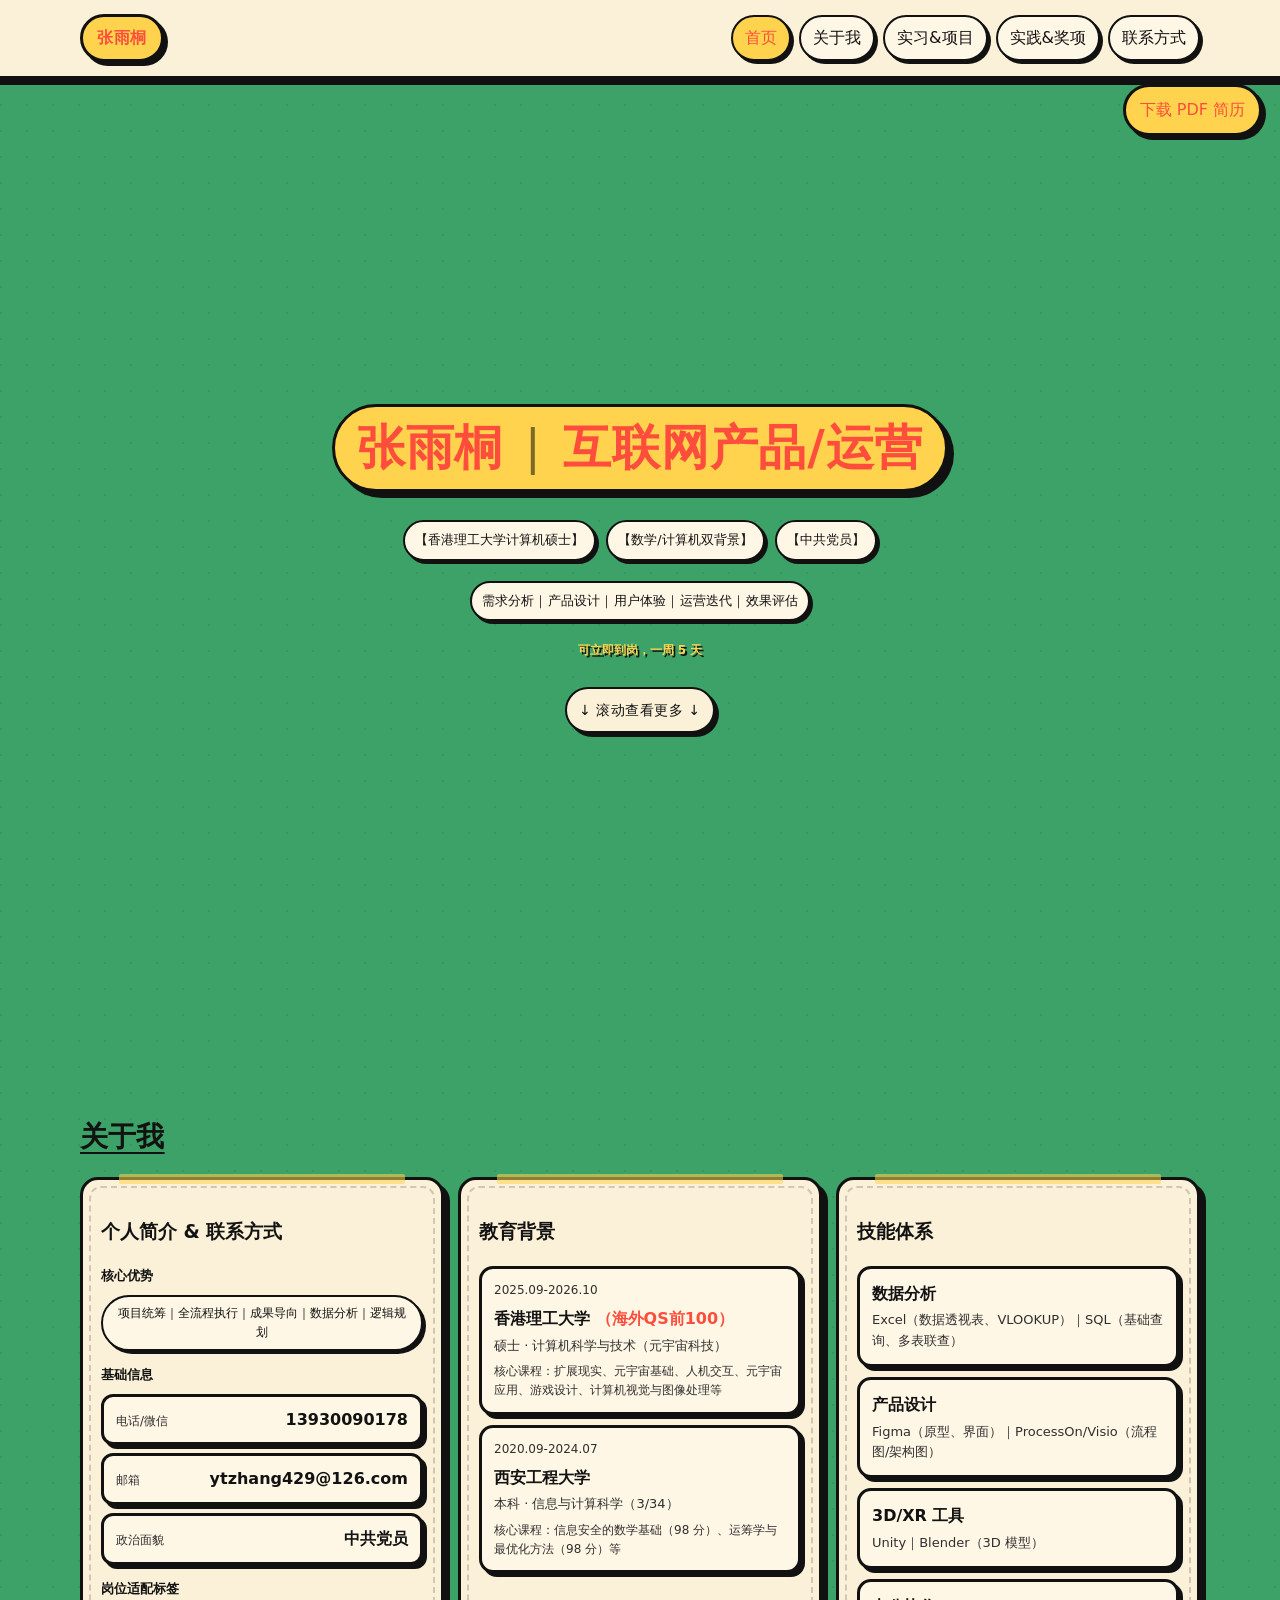
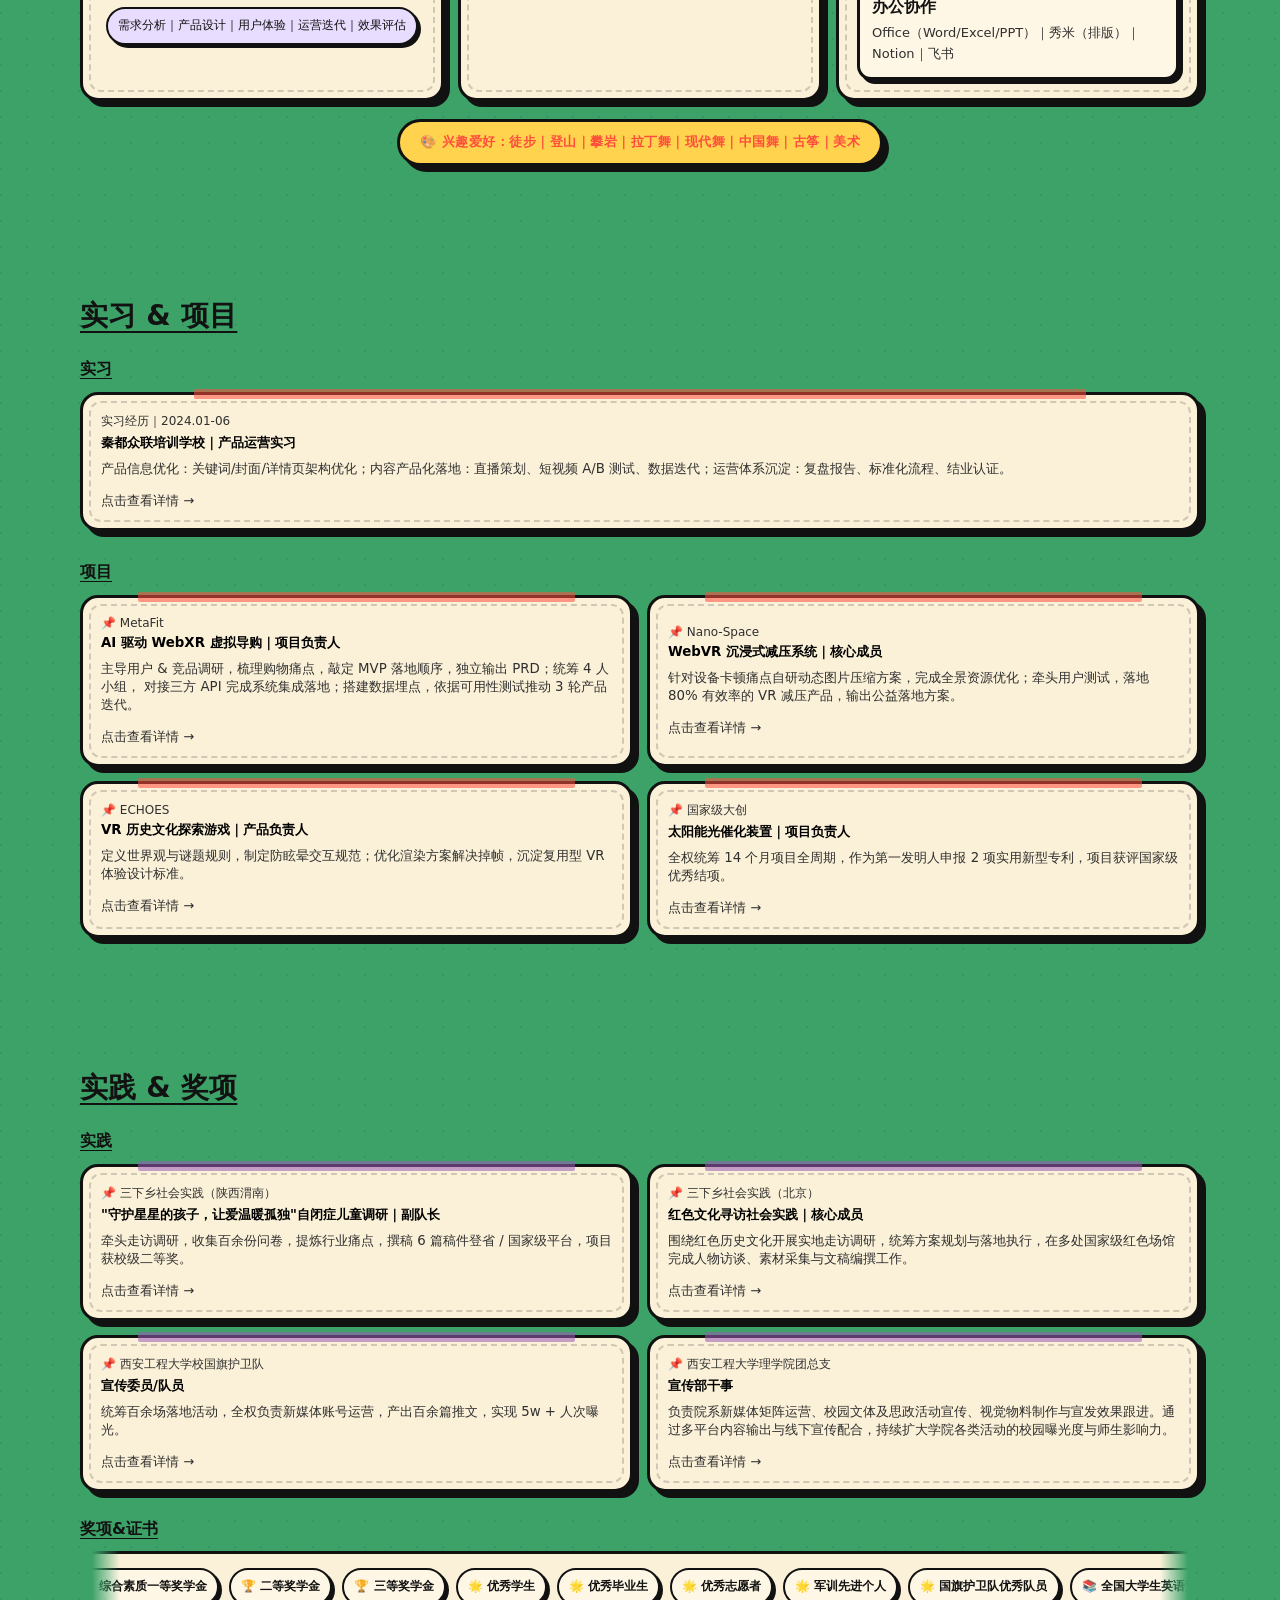
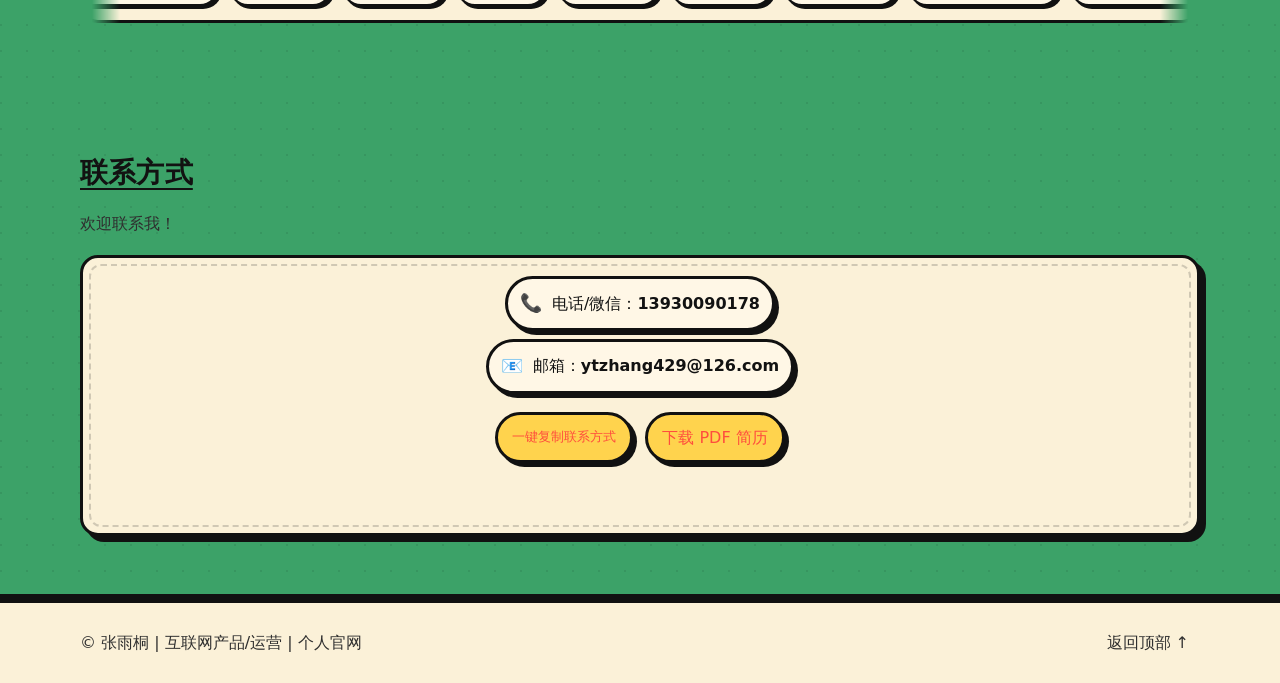
<file: index.html>
<!doctype html>
<html lang="zh-CN">
  <head>
    <meta charset="UTF-8" />
    <meta name="viewport" content="width=device-width, initial-scale=1.0" />
    <title>张雨桐｜个人官网</title>
    <meta
      name="description"
      content="张雨桐个人网站：互联网产品/运营方向，包含关于我、实习&项目、实践&奖项与联系方式。"
    />
    <link rel="stylesheet" href="./styles.css" />
  </head>
  <body>
    <!-- 顶部固定导航栏 · 吸顶 -->
    <header class="site-header" id="top">
      <div class="container header-inner">
        <a class="brand" href="#home" aria-label="返回首页">张雨桐</a>

        <nav class="nav" aria-label="主导航">
          <a class="nav-item is-active" href="#home" data-nav="home">首页</a>
          <a class="nav-item" href="#about" data-nav="about">关于我</a>
          <a class="nav-item" href="#experience" data-nav="experience">实习&项目</a>
          <a class="nav-item" href="#practice" data-nav="practice">实践&奖项</a>
          <a class="nav-item" href="#contact" data-nav="contact">联系方式</a>
        </nav>
      </div>
    </header>

    <!-- 右侧全局常驻：PDF简历下载按钮 · 全程可见 -->
    <aside class="resume-fab" aria-label="简历下载">
      <!-- 你后续把 PDF 放到同目录下：resume.pdf（或在 JS/HTML 中改链接） -->
     <a class="btn btn-primary" href="./resume.pdf" download="张雨桐简历-香港理工大学-一周五天-可立即到岗.pdf">
        下载 PDF 简历
      </a>
    </aside>

    <main>
      <!-- Tab1：首页 · 首屏 Hero -->
      <section class="section hero" id="home" data-section="home">
        <div class="container hero-inner">
          <div class="hero-text">
            <h1 class="hero-title">张雨桐 <span class="hero-sep">|</span> 互联网产品/运营</h1>

            <div class="hero-tags" aria-label="个人标签">
              <span class="tag">【香港理工大学计算机硕士】</span>
              <span class="tag">【数学/计算机双背景】</span>
              <span class="tag">【中共党员】</span>
            </div>

            <div class="hero-role-tags" aria-label="岗位标签">
              需求分析｜产品设计｜用户体验｜运营迭代｜效果评估
            </div>

            <div class="hero-availability muted">可立即到岗，一周 5 天</div>

            <a class="scroll-hint" href="#about" aria-label="滚动查看更多">
              ↓ 滚动查看更多 ↓
            </a>
          </div>
        </div>
      </section>

      <!-- Tab2：关于我 · 3个子模块 -->
      <section class="section" id="about" data-section="about">
        <div class="container">
          <header class="section-header">
            <h2>关于我</h2>
          </header>

          <div class="grid grid-3">
            <article class="card">
              <h3>个人简介 & 联系方式</h3>

              <div class="block">
                <div class="block-title">核心优势</div>
                <div class="chip-line" aria-label="核心优势">
                  项目统筹｜全流程执行｜成果导向｜数据分析｜逻辑规划
                </div>
              </div>

              <div class="block">
                <div class="block-title">基础信息</div>
                <ul class="kv">
                  <li><span class="k">电话/微信</span><span class="v">13930090178</span></li>
                  <li><span class="k">邮箱</span><span class="v">ytzhang429@126.com</span></li>
                  <li><span class="k">政治面貌</span><span class="v">中共党员</span></li>
                </ul>
              </div>

              <div class="block">
                <div class="block-title">岗位适配标签</div>
                <div class="chip-line chip-line-soft" aria-label="岗位适配标签">
                  需求分析｜产品设计｜用户体验｜运营迭代｜效果评估
                </div>
              </div>
            </article>
            <article class="card">
              <h3>教育背景</h3>
              <div class="edu">
                <div class="edu-item">
                  <div class="edu-time">2025.09-2026.10</div>
                  <div class="edu-main">
                    <div class="edu-school">香港理工大学 <span class="edu-note">（海外QS前100）</span></div>
                    <div class="edu-major muted">硕士 · 计算机科学与技术（元宇宙科技）</div>
                    <div class="edu-courses muted">
                      核心课程：扩展现实、元宇宙基础、人机交互、元宇宙应用、游戏设计、计算机视觉与图像处理等
                    </div>
                  </div>
                </div>

                <div class="edu-item">
                  <div class="edu-time">2020.09-2024.07</div>
                  <div class="edu-main">
                    <div class="edu-school">西安工程大学</div>
                    <div class="edu-major muted">本科 · 信息与计算科学（3/34）</div>
                    <div class="edu-courses muted">
                      核心课程：信息安全的数学基础（98 分）、运筹学与最优化方法（98 分）等
                    </div>
                  </div>
                </div>
              </div>
            </article>
            <article class="card">
              <h3>技能体系</h3>
              <div class="skills">
                <div class="skill-row">
                  <div class="skill-cat">数据分析</div>
                  <div class="skill-items muted">
                    Excel（数据透视表、VLOOKUP）｜SQL（基础查询、多表联查）
                  </div>
                </div>
                <div class="skill-row">
                  <div class="skill-cat">产品设计</div>
                  <div class="skill-items muted">
                    Figma（原型、界面）｜ProcessOn/Visio（流程图/架构图）
                  </div>
                </div>
                <div class="skill-row">
                  <div class="skill-cat">3D/XR 工具</div>
                  <div class="skill-items muted">Unity｜Blender（3D 模型）</div>
                </div>
                <div class="skill-row">
                  <div class="skill-cat">办公协作</div>
                  <div class="skill-items muted">
                    Office（Word/Excel/PPT）｜秀米（排版）｜Notion｜飞书
                  </div>
                </div>
              </div>
            </article>
          </div>

          <div class="hobbies-line">
            <span class="hobby-badge">🎨 兴趣爱好：徒步｜登山｜攀岩｜拉丁舞｜现代舞｜中国舞｜古筝｜美术</span>
          </div>
        </div>
      </section>

      <!-- Tab3：实习&项目 -->
      <section class="section" id="experience" data-section="experience">
        <div class="container">
          <header class="section-header">
            <h2>实习 & 项目</h2>
          </header>

          <h3 class="subheading">实习</h3>
          <button class="card card-clickable card-full" type="button" data-modal-open="intern-qdzl">
            <div class="card-kicker">实习经历｜2024.01-06</div>
            <div class="card-title">秦都众联培训学校｜产品运营实习</div>
            <div class="card-body muted clamp-3">
              产品信息优化：关键词/封面/详情页架构优化；内容产品化落地：直播策划、短视频 A/B
              测试、数据迭代；运营体系沉淀：复盘报告、标准化流程、结业认证。
            </div>
            <div class="card-footer">点击查看详情 →</div>
          </button>

          <h3 class="subheading" style="margin-top: 28px;">项目</h3>
          <div class="grid grid-2">
            <button class="card card-clickable" type="button" data-modal-open="project-metafit">
              <div class="card-kicker">📌 MetaFit</div>
              <div class="card-title">AI 驱动 WebXR 虚拟导购｜项目负责人</div>
              <div class="card-body muted clamp-3">
                主导用户 & 竞品调研，梳理购物痛点，敲定 MVP 落地顺序，独立输出 PRD；统筹 4 人小组，
                对接三方 API 完成系统集成落地；搭建数据埋点，依据可用性测试推动 3 轮产品迭代。
              </div>
              <div class="card-footer">点击查看详情 →</div>
            </button>

            <button class="card card-clickable" type="button" data-modal-open="project-nanospace">
              <div class="card-kicker">📌 Nano-Space</div>
              <div class="card-title">WebVR 沉浸式减压系统｜核心成员</div>
              <div class="card-body muted clamp-3">
                针对设备卡顿痛点自研动态图片压缩方案，完成全景资源优化；牵头用户测试，落地 80% 有效率的 VR
                减压产品，输出公益落地方案。
              </div>
              <div class="card-footer">点击查看详情 →</div>
            </button>

            <button class="card card-clickable" type="button" data-modal-open="project-echoes">
              <div class="card-kicker">📌 ECHOES</div>
              <div class="card-title">VR 历史文化探索游戏｜产品负责人</div>
              <div class="card-body muted clamp-3">
                定义世界观与谜题规则，制定防眩晕交互规范；优化渲染方案解决掉帧，沉淀复用型 VR 体验设计标准。
              </div>
              <div class="card-footer">点击查看详情 →</div>
            </button>

            <button class="card card-clickable" type="button" data-modal-open="project-solar">
              <div class="card-kicker">📌 国家级大创</div>
              <div class="card-title">太阳能光催化装置｜项目负责人</div>
              <div class="card-body muted clamp-3">
                全权统筹 14 个月项目全周期，作为第一发明人申报 2 项实用新型专利，项目获评国家级优秀结项。
              </div>
              <div class="card-footer">点击查看详情 →</div>
            </button>
          </div>
        </div>
      </section>

      <!-- Tab4：实践&奖项 -->
      <section class="section" id="practice" data-section="practice">
        <div class="container">
          <header class="section-header">
            <h2>实践 & 奖项</h2>
          </header>

          <h3 class="subheading">实践</h3>
          <div class="grid grid-2" style="margin-bottom: 24px;">
            <button class="card card-clickable" type="button" data-modal-open="practice-sx乡">
              <div class="card-kicker">📌 三下乡社会实践（陕西渭南）</div>
              <div class="card-title">"守护星星的孩子，让爱温暖孤独"自闭症儿童调研｜副队长</div>
              <div class="card-body muted clamp-3">
                牵头走访调研，收集百余份问卷，提炼行业痛点，撰稿 6 篇稿件登省 /
                国家级平台，项目获校级二等奖。
              </div>
              <div class="card-footer">点击查看详情 →</div>
            </button>

            <button class="card card-clickable" type="button" data-modal-open="practice-beijing">
              <div class="card-kicker">📌 三下乡社会实践（北京）</div>
              <div class="card-title">红色文化寻访社会实践｜核心成员</div>
              <div class="card-body muted clamp-3">
                围绕红色历史文化开展实地走访调研，统筹方案规划与落地执行，在多处国家级红色场馆完成人物访谈、素材采集与文稿编撰工作。
              </div>
              <div class="card-footer">点击查看详情 →</div>
            </button>

            <button class="card card-clickable" type="button" data-modal-open="practice-flag">
              <div class="card-kicker">📌 西安工程大学校国旗护卫队</div>
              <div class="card-title">宣传委员/队员</div>
              <div class="card-body muted clamp-3">
                统筹百余场落地活动，全权负责新媒体账号运营，产出百余篇推文，实现
                5w + 人次曝光。
              </div>
              <div class="card-footer">点击查看详情 →</div>
            </button>

            <button class="card card-clickable" type="button" data-modal-open="practice-tuangzhi">
              <div class="card-kicker">📌 西安工程大学理学院团总支</div>
              <div class="card-title">宣传部干事</div>
              <div class="card-body muted clamp-3">
                负责院系新媒体矩阵运营、校园文体及思政活动宣传、视觉物料制作与宣发效果跟进。通过多平台内容输出与线下宣传配合，持续扩大学院各类活动的校园曝光度与师生影响力。
              </div>
              <div class="card-footer">点击查看详情 →</div>
            </button>
          </div>

          <h3 class="subheading">奖项&证书</h3>
          <div class="awards-scroll card">
            <div class="awards-scroll-inner">
              <span class="chip chip-award">🏆 综合素质一等奖学金</span>
              <span class="chip chip-award">🏆 二等奖学金</span>
              <span class="chip chip-award">🏆 三等奖学金</span>
              <span class="chip chip-award">🌟 优秀学生</span>
              <span class="chip chip-award">🌟 优秀毕业生</span>
              <span class="chip chip-award">🌟 优秀志愿者</span>
              <span class="chip chip-award">🌟 军训先进个人</span>
              <span class="chip chip-award">🌟 国旗护卫队优秀队员</span>
              <span class="chip chip-award">📚 全国大学生英语竞赛二等奖</span>
              <span class="chip chip-award">📚 陕西省高等数学竞赛二等奖</span>
              <span class="chip chip-award">💡 "互联网+"大赛校级银奖</span>
              <span class="chip chip-award">💡 "互联网+"大赛校级铜奖</span>
              <span class="chip chip-award">💡 "互联网+"大赛校级优秀奖</span>
              <span class="chip chip-award">💡 三创赛跨境电商实践赛省级三等奖</span>
              <span class="chip chip-award">💡 三创赛跨境电商理论赛校级二等奖</span>
              <span class="chip chip-award">💡 希望杯创业计划竞赛铜奖</span>
              <span class="chip chip-award">📝 暑期实践优秀作品二等奖（儿童健康）</span>
              <span class="chip chip-award">📝 暑期实践优秀作品二等奖（自闭症儿童）</span>
              <span class="chip chip-award">🏃 校运会女子400米第一名</span>
              <span class="chip chip-award">🏃 校运会女子400米第二名</span>
              <span class="chip chip-award">📜 IELTS 6.5</span>
              <span class="chip chip-award">📜 CET-6</span>
              <span class="chip chip-award">📜 CET-4</span>
            </div>
          </div>
        </div>
      </section>

      <!-- Tab5：联系方式 · 基础信息 + 复制功能 -->
      <section class="section" id="contact" data-section="contact">
        <div class="container">
          <header class="section-header">
            <h2>联系方式</h2>
            <p class="muted">欢迎联系我！</p>
          </header>

          <div class="contact-hero card">
            <div class="contact-hero-lines">
              <div class="contact-line">
                <span class="contact-emoji" aria-hidden="true">📞</span>
                <span class="contact-text"
                  >电话/微信：<strong id="contact-phone">13930090178</strong></span
                >
              </div>
              <div class="contact-line">
                <span class="contact-emoji" aria-hidden="true">📧</span>
                <span class="contact-text"
                  >邮箱：<strong id="contact-email">ytzhang429@126.com</strong></span
                >
              </div>
            </div>

            <div class="contact-actions">
              <button class="btn btn-primary" type="button" data-copy-both>
                一键复制联系方式
              </button>
              <a class="btn btn-primary" href="./resume.pdf" download="张雨桐简历- 香港理工大学- 一周5天- 可立即到岗.pdf">
                下载 PDF 简历
              </a>
            </div>

            <p class="toast" id="copy-toast" role="status" aria-live="polite"></p>
          </div>
        </div>
      </section>
    </main>

    <!-- 底部 Footer · 返回顶部 ↑ -->
    <footer class="site-footer">
      <div class="container footer-inner">
        <div class="muted">© 张雨桐 | 互联网产品/运营 | 个人官网</div>
        <a class="back-to-top" href="#home" aria-label="返回顶部">返回顶部 ↑</a>
      </div>
    </footer>

    <!-- 通用详情弹窗（占位：项目/实践） -->
    <dialog class="modal" id="detail-modal" aria-label="详情弹窗">
      <div class="modal-inner">
        <div class="modal-header">
          <h3 class="modal-title" id="modal-title">标题（占位）</h3>
          <button class="btn btn-small btn-ghost" type="button" data-modal-close>
            关闭
          </button>
        </div>
        <div class="modal-content" id="modal-content">
          <p class="muted">这里是详情内容占位。你后续给我每条的详细信息，我再替换。</p>
          <ul class="bullet">
            <li>背景 / 目标（占位）</li>
            <li>职责 / 行动（占位）</li>
            <li>结果 / 产出（占位）</li>
          </ul>
        </div>
      </div>
    </dialog>

    <script src="./script.js"></script>
  </body>
</html>
</file>
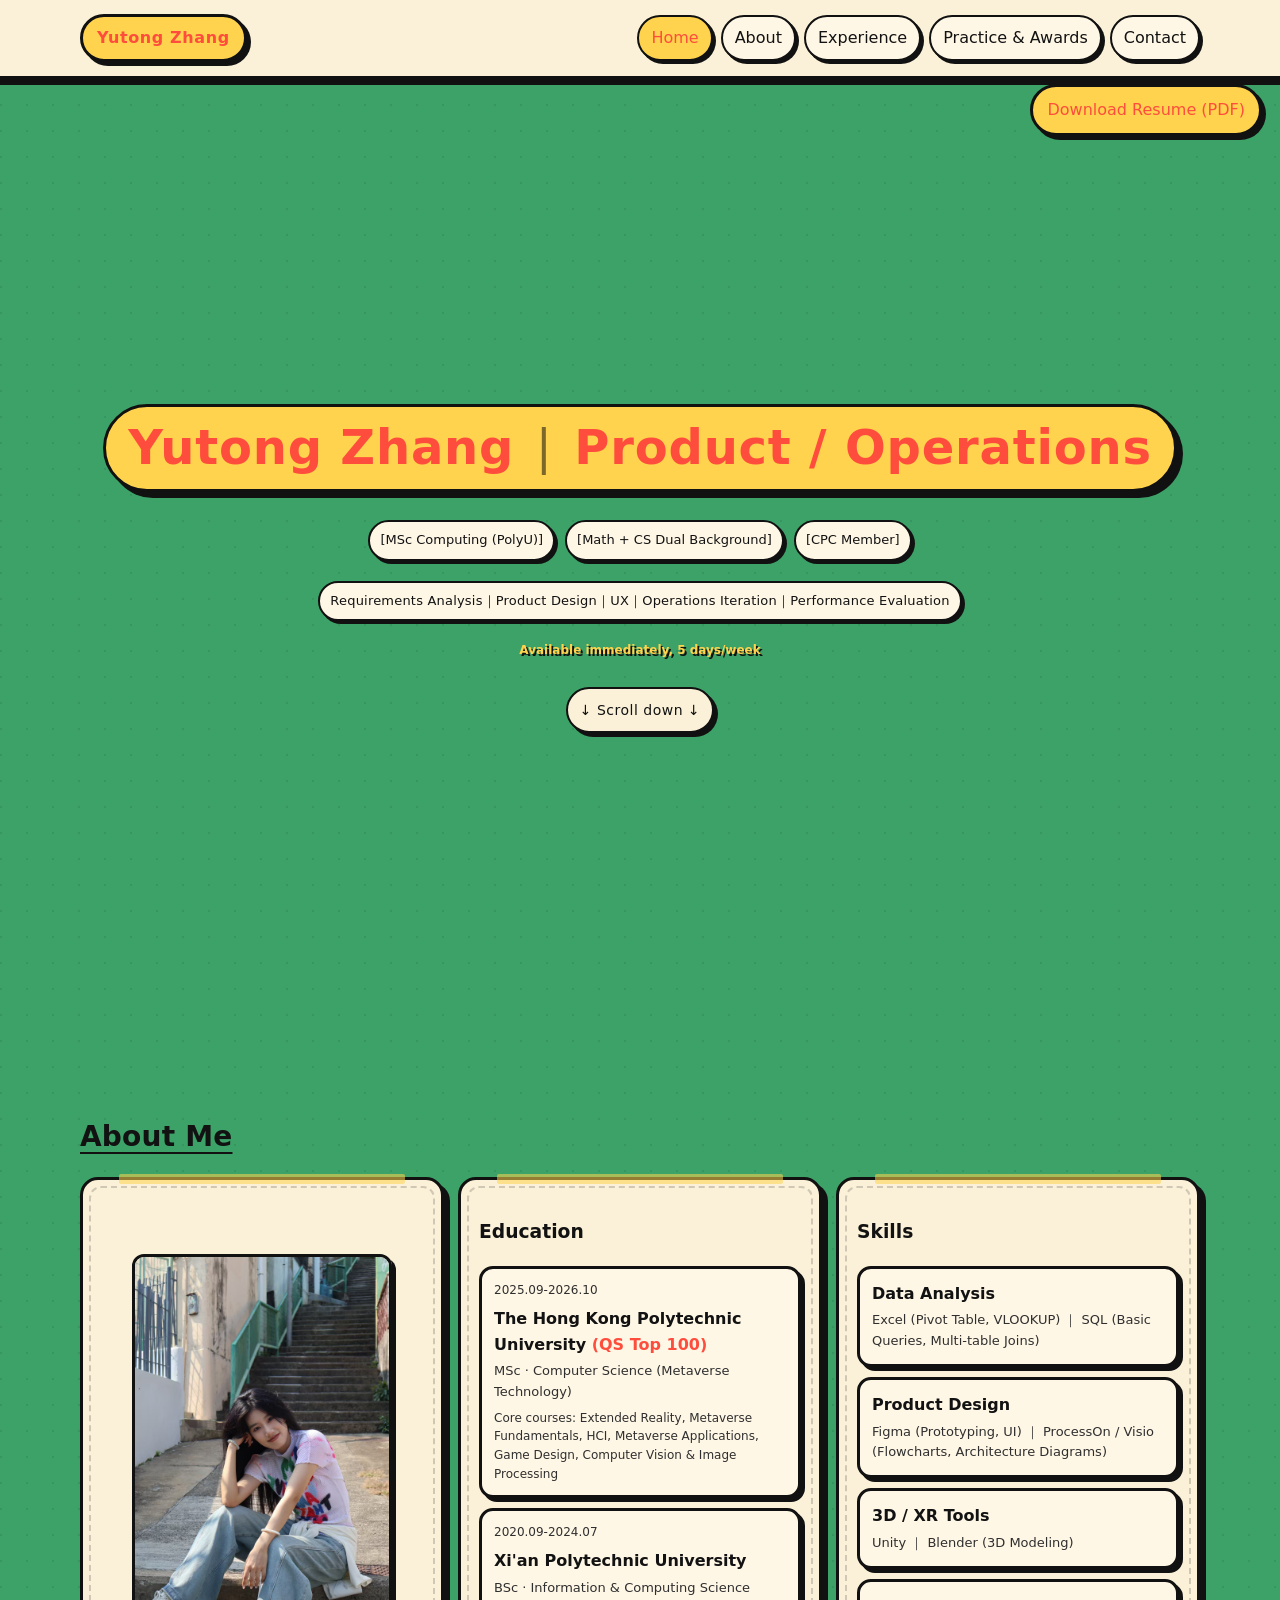
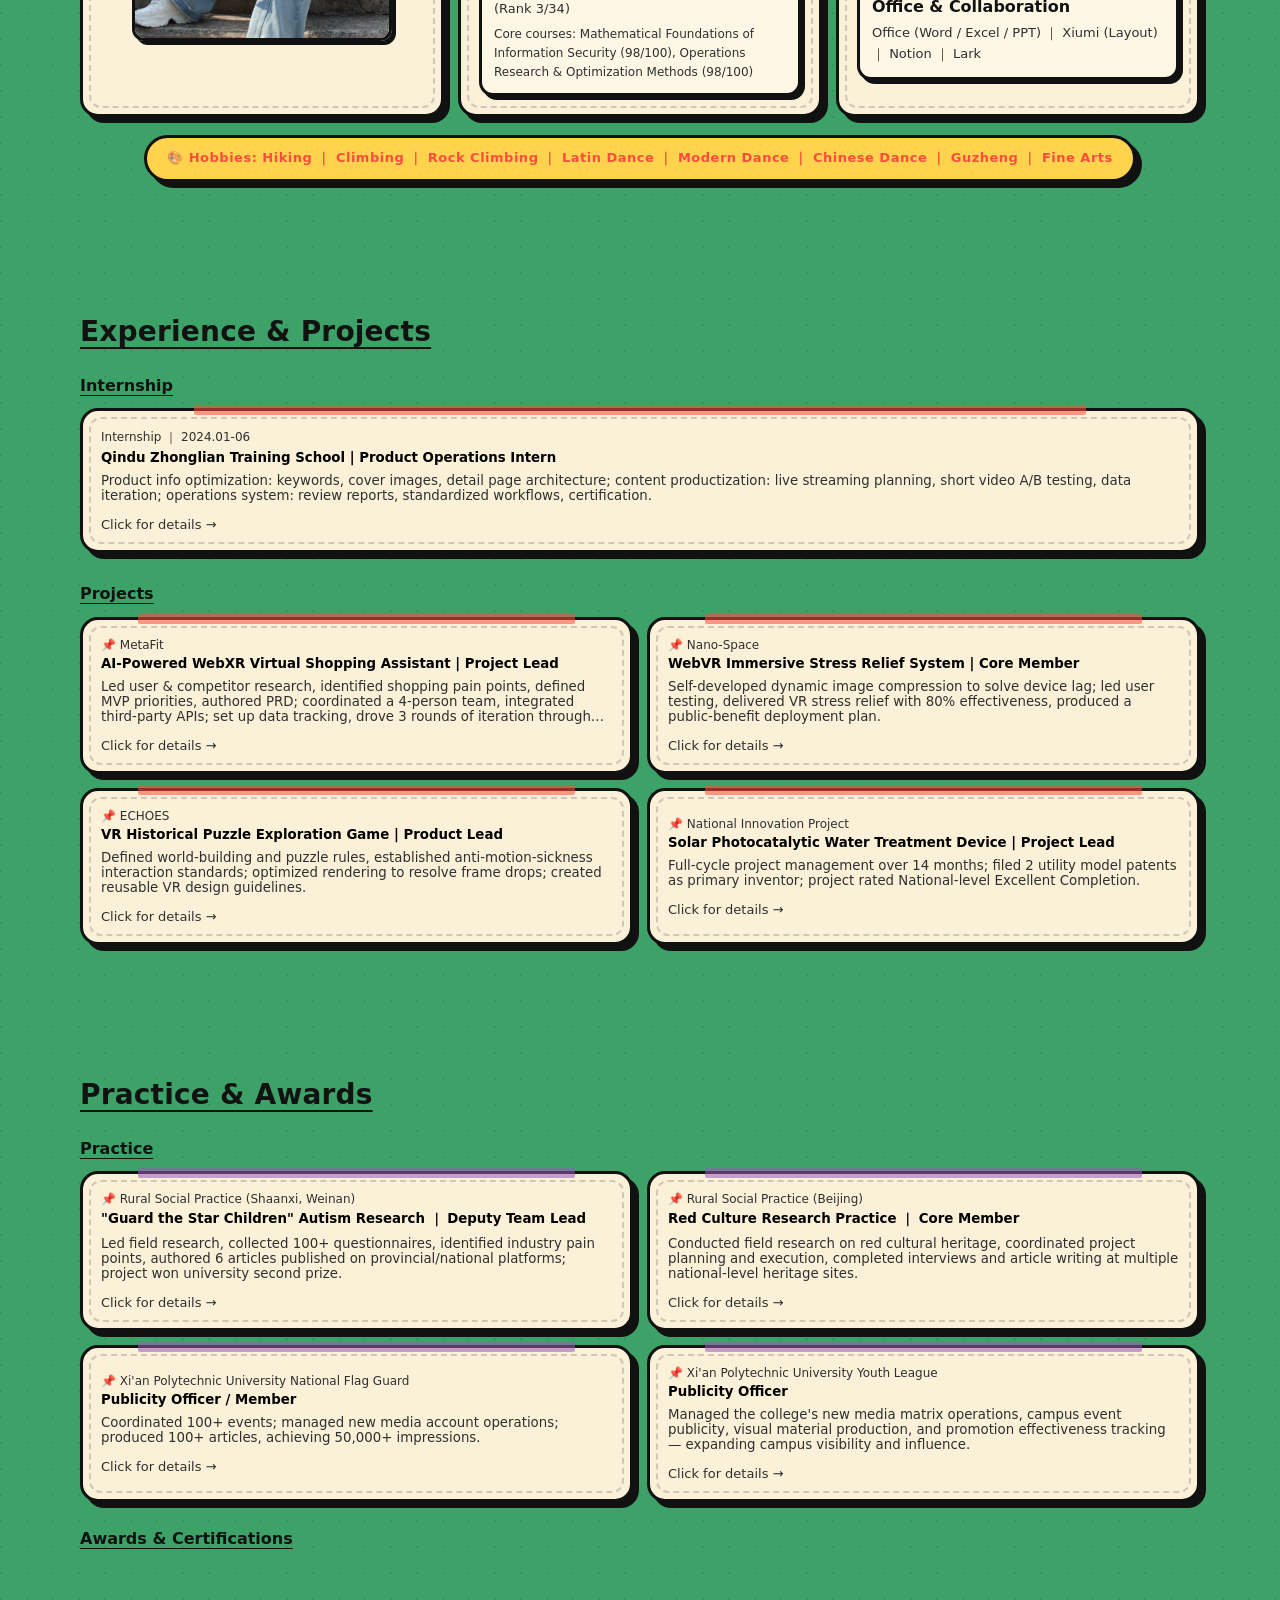
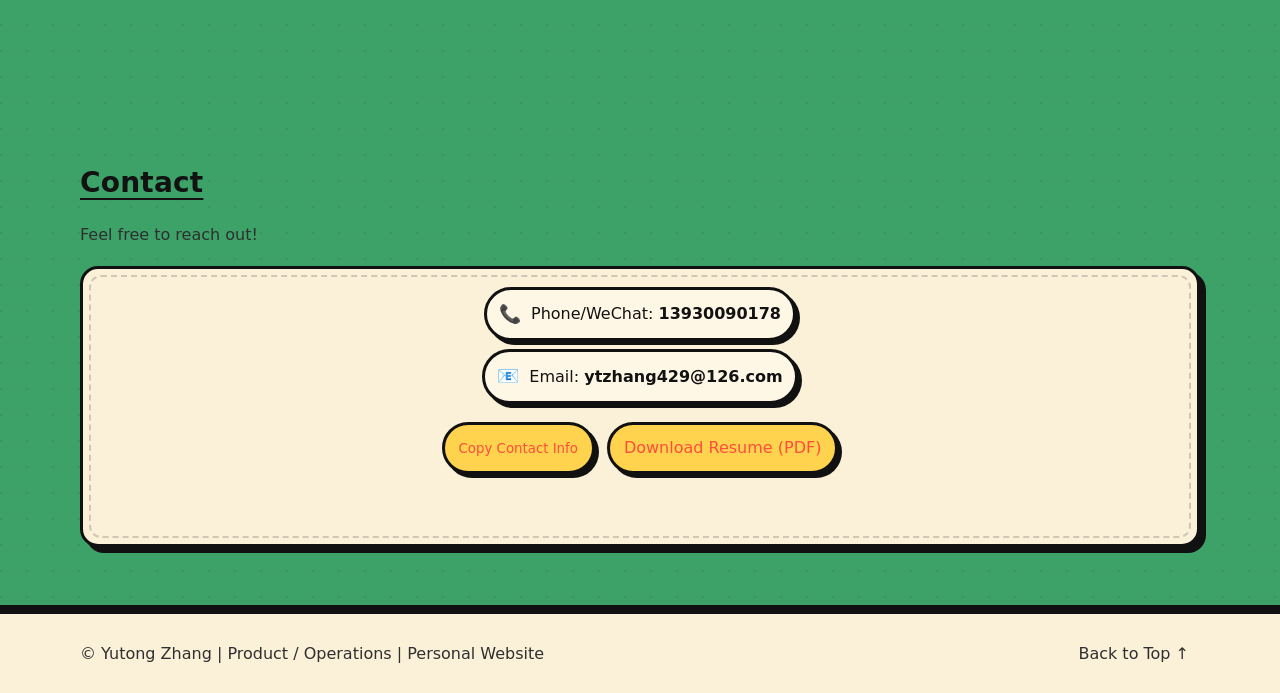
<file: index-en.html>
<!doctype html>
<html lang="en">
  <head>
    <meta charset="UTF-8" />
    <meta name="viewport" content="width=device-width, initial-scale=1.0" />
    <title>Yutong Zhang | Personal Website</title>
    <meta
      name="description"
      content="Yutong Zhang's personal website: Internet Product / Operations. Includes About Me, Experience & Projects, Practice & Awards, and Contact."
    />
    <link rel="stylesheet" href="./styles.css" />
  </head>
  <body>
    <!-- Fixed Header / Sticky Nav -->
    <header class="site-header" id="top">
      <div class="container header-inner">
        <a class="brand" href="#home" aria-label="Back to home">Yutong Zhang</a>

        <nav class="nav" aria-label="Main navigation">
          <a class="nav-item is-active" href="#home" data-nav="home">Home</a>
          <a class="nav-item" href="#about" data-nav="about">About</a>
          <a class="nav-item" href="#experience" data-nav="experience">Experience</a>
          <a class="nav-item" href="#practice" data-nav="practice">Practice & Awards</a>
          <a class="nav-item" href="#contact" data-nav="contact">Contact</a>
        </nav>
      </div>
    </header>

    <!-- Persistent PDF Download Button -->
    <aside class="resume-fab" aria-label="Download resume">
      <a class="btn btn-primary" href="./resume-en.pdf" download="Yutong_Zhang_Resume.pdf">
        Download Resume (PDF)
      </a>
    </aside>

    <main>
      <!-- Tab1: Home / Hero -->
      <section class="section hero" id="home" data-section="home">
        <div class="container hero-inner">
          <div class="hero-text">
            <h1 class="hero-title">Yutong Zhang <span class="hero-sep">|</span> Product / Operations</h1>

            <div class="hero-tags" aria-label="Personal tags">
              <span class="tag">[MSc Computing (PolyU)]</span>
              <span class="tag">[Math + CS Dual Background]</span>
              <span class="tag">[CPC Member]</span>
            </div>

            <div class="hero-role-tags" aria-label="Role tags">
              Requirements Analysis｜Product Design｜UX｜Operations Iteration｜Performance Evaluation
            </div>

            <div class="hero-availability muted">Available immediately, 5 days/week</div>

            <a class="scroll-hint" href="#about" aria-label="Scroll to learn more">
              ↓ Scroll down ↓
            </a>
          </div>
        </div>
      </section>

      <!-- Tab2: About Me -->
      <section class="section" id="about" data-section="about">
        <div class="container">
          <header class="section-header">
            <h2>About Me</h2>
          </header>

          <div class="grid grid-3">
            <!-- Profile photo card -->
            <article class="card photo-card">
              <img class="profile-photo" src="./assets/photo-en.jpg" alt="Yutong Zhang" loading="lazy" />
            </article>

            <article class="card">
              <h3>Education</h3>
              <div class="edu">
                <div class="edu-item">
                  <div class="edu-time">2025.09-2026.10</div>
                  <div class="edu-main">
                    <div class="edu-school">The Hong Kong Polytechnic University <span class="edu-note">(QS Top 100)</span></div>
                    <div class="edu-major muted">MSc · Computer Science (Metaverse Technology)</div>
                    <div class="edu-courses muted">
                      Core courses: Extended Reality, Metaverse Fundamentals, HCI, Metaverse Applications, Game Design, Computer Vision & Image Processing
                    </div>
                  </div>
                </div>

                <div class="edu-item">
                  <div class="edu-time">2020.09-2024.07</div>
                  <div class="edu-main">
                    <div class="edu-school">Xi'an Polytechnic University</div>
                    <div class="edu-major muted">BSc · Information & Computing Science (Rank 3/34)</div>
                    <div class="edu-courses muted">
                      Core courses: Mathematical Foundations of Information Security (98/100), Operations Research & Optimization Methods (98/100)
                    </div>
                  </div>
                </div>
              </div>
            </article>
            <article class="card">
              <h3>Skills</h3>
              <div class="skills">
                <div class="skill-row">
                  <div class="skill-cat">Data Analysis</div>
                  <div class="skill-items muted">
                    Excel (Pivot Table, VLOOKUP) ｜ SQL (Basic Queries, Multi-table Joins)
                  </div>
                </div>
                <div class="skill-row">
                  <div class="skill-cat">Product Design</div>
                  <div class="skill-items muted">
                    Figma (Prototyping, UI) ｜ ProcessOn / Visio (Flowcharts, Architecture Diagrams)
                  </div>
                </div>
                <div class="skill-row">
                  <div class="skill-cat">3D / XR Tools</div>
                  <div class="skill-items muted">Unity ｜ Blender (3D Modeling)</div>
                </div>
                <div class="skill-row">
                  <div class="skill-cat">Office & Collaboration</div>
                  <div class="skill-items muted">
                    Office (Word / Excel / PPT) ｜ Xiumi (Layout) ｜ Notion ｜ Lark
                  </div>
                </div>
              </div>
            </article>
          </div>

          <div class="hobbies-line">
            <span class="hobby-badge">🎨 Hobbies: Hiking ｜ Climbing ｜ Rock Climbing ｜ Latin Dance ｜ Modern Dance ｜ Chinese Dance ｜ Guzheng ｜ Fine Arts</span>
          </div>
        </div>
      </section>

      <!-- Tab3: Experience & Projects -->
      <section class="section" id="experience" data-section="experience">
        <div class="container">
          <header class="section-header">
            <h2>Experience & Projects</h2>
          </header>

          <h3 class="subheading">Internship</h3>
          <button class="card card-clickable card-full" type="button" data-modal-open="intern-qdzl">
            <div class="card-kicker">Internship ｜ 2024.01-06</div>
            <div class="card-title">Qindu Zhonglian Training School | Product Operations Intern</div>
            <div class="card-body muted clamp-3">
              Product info optimization: keywords, cover images, detail page architecture; content productization: live streaming planning, short video A/B
              testing, data iteration; operations system: review reports, standardized workflows, certification.
            </div>
            <div class="card-footer">Click for details →</div>
          </button>

          <h3 class="subheading" style="margin-top: 28px;">Projects</h3>
          <div class="grid grid-2">
            <button class="card card-clickable" type="button" data-modal-open="project-metafit">
              <div class="card-kicker">📌 MetaFit</div>
              <div class="card-title">AI-Powered WebXR Virtual Shopping Assistant | Project Lead</div>
              <div class="card-body muted clamp-3">
                Led user & competitor research, identified shopping pain points, defined MVP priorities, authored PRD; coordinated a 4-person team,
                integrated third-party APIs; set up data tracking, drove 3 rounds of iteration through usability testing.
              </div>
              <div class="card-footer">Click for details →</div>
            </button>

            <button class="card card-clickable" type="button" data-modal-open="project-nanospace">
              <div class="card-kicker">📌 Nano-Space</div>
              <div class="card-title">WebVR Immersive Stress Relief System | Core Member</div>
              <div class="card-body muted clamp-3">
                Self-developed dynamic image compression to solve device lag; led user testing, delivered VR stress relief with 80% effectiveness,
                produced a public-benefit deployment plan.
              </div>
              <div class="card-footer">Click for details →</div>
            </button>

            <button class="card card-clickable" type="button" data-modal-open="project-echoes">
              <div class="card-kicker">📌 ECHOES</div>
              <div class="card-title">VR Historical Puzzle Exploration Game | Product Lead</div>
              <div class="card-body muted clamp-3">
                Defined world-building and puzzle rules, established anti-motion-sickness interaction standards; optimized rendering to resolve frame drops; created reusable VR design guidelines.
              </div>
              <div class="card-footer">Click for details →</div>
            </button>

            <button class="card card-clickable" type="button" data-modal-open="project-solar">
              <div class="card-kicker">📌 National Innovation Project</div>
              <div class="card-title">Solar Photocatalytic Water Treatment Device | Project Lead</div>
              <div class="card-body muted clamp-3">
                Full-cycle project management over 14 months; filed 2 utility model patents as primary inventor; project rated National-level Excellent Completion.
              </div>
              <div class="card-footer">Click for details →</div>
            </button>
          </div>
        </div>
      </section>

      <!-- Tab4: Practice & Awards -->
      <section class="section" id="practice" data-section="practice">
        <div class="container">
          <header class="section-header">
            <h2>Practice & Awards</h2>
          </header>

          <h3 class="subheading">Practice</h3>
          <div class="grid grid-2" style="margin-bottom: 24px;">
            <button class="card card-clickable" type="button" data-modal-open="practice-sx">
              <div class="card-kicker">📌 Rural Social Practice (Shaanxi, Weinan)</div>
              <div class="card-title">"Guard the Star Children" Autism Research ｜ Deputy Team Lead</div>
              <div class="card-body muted clamp-3">
                Led field research, collected 100+ questionnaires, identified industry pain points, authored 6 articles published on
                provincial/national platforms; project won university second prize.
              </div>
              <div class="card-footer">Click for details →</div>
            </button>

            <button class="card card-clickable" type="button" data-modal-open="practice-beijing">
              <div class="card-kicker">📌 Rural Social Practice (Beijing)</div>
              <div class="card-title">Red Culture Research Practice ｜ Core Member</div>
              <div class="card-body muted clamp-3">
                Conducted field research on red cultural heritage, coordinated project planning and execution, completed interviews and article writing at multiple national-level heritage sites.
              </div>
              <div class="card-footer">Click for details →</div>
            </button>

            <button class="card card-clickable" type="button" data-modal-open="practice-flag">
              <div class="card-kicker">📌 Xi'an Polytechnic University National Flag Guard</div>
              <div class="card-title">Publicity Officer / Member</div>
              <div class="card-body muted clamp-3">
                Coordinated 100+ events; managed new media account operations; produced 100+ articles, achieving
                50,000+ impressions.
              </div>
              <div class="card-footer">Click for details →</div>
            </button>

            <button class="card card-clickable" type="button" data-modal-open="practice-tuangzhi">
              <div class="card-kicker">📌 Xi'an Polytechnic University Youth League</div>
              <div class="card-title">Publicity Officer</div>
              <div class="card-body muted clamp-3">
                Managed the college's new media matrix operations, campus event publicity, visual material production, and promotion effectiveness tracking — expanding campus visibility and influence.
              </div>
              <div class="card-footer">Click for details →</div>
            </button>
          </div>

          <h3 class="subheading">Awards & Certifications</h3>
          <div class="awards-scroll card">
            <div class="awards-scroll-inner">
              <span class="chip chip-award">🏆 Comprehensive Merit Scholarship (1st Class)</span>
              <span class="chip chip-award">🏆 Comprehensive Merit Scholarship (2nd Class)</span>
              <span class="chip chip-award">🏆 Comprehensive Merit Scholarship (3rd Class)</span>
              <span class="chip chip-award">🌟 Outstanding Student</span>
              <span class="chip chip-award">🌟 Outstanding Graduate</span>
              <span class="chip chip-award">🌟 Outstanding Volunteer</span>
              <span class="chip chip-award">🌟 Military Training Advanced Individual</span>
              <span class="chip chip-award">🌟 Flag Guard Outstanding Member</span>
              <span class="chip chip-award">📚 National English Competition (2nd Prize)</span>
              <span class="chip chip-award">📚 Shaanxi Advanced Mathematics Competition (2nd Prize)</span>
              <span class="chip chip-award">💡 "Internet+" Competition (University Silver)</span>
              <span class="chip chip-award">💡 "Internet+" Competition (University Bronze)</span>
              <span class="chip chip-award">💡 "Internet+" Competition (University Merit)</span>
              <span class="chip chip-award">💡 Cross-border E-commerce (Provincial 3rd Prize)</span>
              <span class="chip chip-award">💡 Cross-border E-commerce Theory (University 2nd Prize)</span>
              <span class="chip chip-award">💡 Hope Cup Business Plan (Bronze)</span>
              <span class="chip chip-award">📝 Summer Practice Outstanding Work (Children's Health)</span>
              <span class="chip chip-award">📝 Summer Practice Outstanding Work (Autism Children)</span>
              <span class="chip chip-award">🏃 University Sports Meet Women's 400m (1st Place)</span>
              <span class="chip chip-award">🏃 University Sports Meet Women's 400m (2nd Place)</span>
              <span class="chip chip-award">📜 IELTS 6.5</span>
              <span class="chip chip-award">📜 CET-6</span>
              <span class="chip chip-award">📜 CET-4</span>
            </div>
          </div>
        </div>
      </section>

      <!-- Tab5: Contact -->
      <section class="section" id="contact" data-section="contact">
        <div class="container">
          <header class="section-header">
            <h2>Contact</h2>
            <p class="muted">Feel free to reach out!</p>
          </header>

          <div class="contact-hero card">
            <div class="contact-hero-lines">
              <div class="contact-line">
                <span class="contact-emoji" aria-hidden="true">📞</span>
                <span class="contact-text"
                  >Phone/WeChat: <strong id="contact-phone">13930090178</strong></span
                >
              </div>
              <div class="contact-line">
                <span class="contact-emoji" aria-hidden="true">📧</span>
                <span class="contact-text"
                  >Email: <strong id="contact-email">ytzhang429@126.com</strong></span
                >
              </div>
            </div>

            <div class="contact-actions">
              <button class="btn btn-primary" type="button" data-copy-both>
                Copy Contact Info
              </button>
              <a class="btn btn-primary" href="./resume-en.pdf" download="Yutong_Zhang_Resume.pdf">
                Download Resume (PDF)
              </a>
            </div>

            <p class="toast" id="copy-toast" role="status" aria-live="polite"></p>
          </div>
        </div>
      </section>
    </main>

    <!-- Footer -->
    <footer class="site-footer">
      <div class="container footer-inner">
        <div class="muted">© Yutong Zhang | Product / Operations | Personal Website</div>
        <a class="back-to-top" href="#home" aria-label="Back to top">Back to Top ↑</a>
      </div>
    </footer>

    <!-- Universal Detail Modal -->
    <dialog class="modal" id="detail-modal" aria-label="Detail modal">
      <div class="modal-inner">
        <div class="modal-header">
          <h3 class="modal-title" id="modal-title">Title</h3>
          <button class="btn btn-small btn-ghost" type="button" data-modal-close>
            Close
          </button>
        </div>
        <div class="modal-content" id="modal-content">
          <p class="muted">Content loading...</p>
        </div>
      </div>
    </dialog>

    <script src="./script-en.js"></script>
  </body>
</html>
</file>
<file: styles.css>
:root{
  --bg: #3ca268;
  --panel: #fbf1d8;
  --panel-strong: #fff7e6;
  --text: #121212;
  --muted: #2f2f2f;
  --border: #111111;
  --primary: #ffd34d;
  --accent: #ff4d3d;
  --shadow: 6px 6px 0 rgba(17,17,17,1);
  --shadow-sm: 4px 4px 0 rgba(17,17,17,1);
  --radius: 18px;
}

*{ box-sizing: border-box; }
html{ scroll-behavior: smooth; }
body{
  margin: 0;
  font-family: ui-rounded, "Comic Sans MS", "PingFang SC", "Noto Sans SC",
    "Microsoft YaHei", system-ui, -apple-system, Arial, sans-serif;
  background:
    radial-gradient(circle at 1px 1px, rgba(0,0,0,0.08) 1px, transparent 0) 0 0/26px 26px,
    var(--bg);
  color: var(--text);
  line-height: 1.6;
}

a{ color: inherit; text-decoration: none; }
button{ font-family: inherit; }

.container{
  width: min(1120px, calc(100% - 32px));
  margin: 0 auto;
}

/* 顶部吸顶导航 */
.site-header{
  position: sticky;
  top: 0;
  z-index: 100;
  background: var(--panel);
  border-bottom: 3px solid var(--border);
  box-shadow: 0 6px 0 rgba(17,17,17,1);
}
.header-inner{
  display: flex;
  align-items: center;
  justify-content: space-between;
  padding: 14px 0;
  gap: 16px;
}
.brand{
  display: inline-flex;
  align-items: center;
  justify-content: center;
  flex-shrink: 0;
  white-space: nowrap;
  padding: 8px 14px;
  border-radius: 999px;
  border: 3px solid var(--border);
  background: var(--primary);
  box-shadow: var(--shadow-sm);
  font-weight: 900;
  letter-spacing: 0.6px;
  color: var(--accent);
}
.nav{
  display: flex;
  gap: 8px;
  flex-wrap: wrap;
  justify-content: flex-end;
}
.nav-item{
  padding: 8px 12px;
  border-radius: 999px;
  border: 2px solid var(--border);
  background: var(--panel-strong);
  color: var(--text);
  box-shadow: 3px 3px 0 var(--border);
  transition: all 160ms ease;
}
.nav-item:hover{
  transform: translate(-1px, -1px);
  box-shadow: 4px 4px 0 var(--border);
}
.nav-item.is-active{
  color: var(--accent);
  background: var(--primary);
  text-decoration: none;
}

/* 右侧简历按钮 */
.resume-fab{
  position: fixed;
  right: 18px;
  top: 84px;
  z-index: 90;
}

.section{
  padding: 64px 0;
}
.section-header{
  margin-bottom: 18px;
}
.section-header h2{
  margin: 0 0 6px;
  font-size: 28px;
  letter-spacing: 0.2px;
  text-decoration: underline;
  text-underline-offset: 6px;
}
.muted{ color: var(--muted); }

.hero{
  padding: 72px 0 64px;
}
.hero-inner{
  display: grid;
  grid-template-columns: 1fr;
  align-items: center;
  min-height: calc(100vh - 64px);
}
.hero-text{
  text-align: center;
  padding: 34px 0;
}
.kicker{
  margin: 0 0 10px;
  color: var(--muted);
}
.hero-title{
  margin: 0 0 10px;
  font-size: clamp(30px, 4.2vw, 48px);
  line-height: 1.12;
  display: inline-block;
  padding: 14px 22px;
  border-radius: 999px;
  border: 3px solid var(--border);
  background: var(--primary);
  box-shadow: var(--shadow);
  color: var(--accent);
  letter-spacing: 0.8px;
}
.hero-sep{
  color: rgba(17,17,17,0.55);
  font-weight: 500;
  margin: 0 4px;
}
.hero-subtitle{
  margin: 0 0 22px;
  color: var(--muted);
  max-width: 52ch;
}
.hero-cta{
  display: flex;
  gap: 10px;
  flex-wrap: wrap;
}

.hero-tags{
  margin: 18px auto 20px;
  display: flex;
  gap: 10px;
  flex-wrap: wrap;
  justify-content: center;
}
.hero-role-tags{
  margin: 0 auto 20px;
  display: block;
  width: fit-content;
  align-items: center;
  justify-content: center;
  padding: 8px 10px;
  border-radius: 999px;
  border: 2px solid var(--border);
  background: var(--panel-strong);
  box-shadow: 3px 3px 0 var(--border);
  color: var(--text);
  font-size: 13px;
  letter-spacing: 0.2px;
}
.tag{
  display: inline-flex;
  align-items: center;
  padding: 8px 10px;
  border-radius: 999px;
  border: 2px solid var(--border);
  background: var(--panel-strong);
  box-shadow: 3px 3px 0 var(--border);
  color: var(--text);
  font-size: 13px;
}
.scroll-hint{
  display: inline-block;
  color: var(--text);
  font-size: 14px;
  letter-spacing: 0.5px;
  padding: 10px 12px;
  margin-top: 6px;
  border-radius: 999px;
  border: 2px solid var(--border);
  background: var(--panel);
  box-shadow: var(--shadow-sm);
  animation: floaty 1.8s ease-in-out infinite;
}

.hero-availability{
  margin: 0 auto 20px;
  font-size: 12px;
  font-weight: 700;
  color: var(--primary);
  text-shadow: 2px 2px 0 rgba(17,17,17,1);
}

@keyframes floaty{
  0%,100%{ transform: translateY(0); }
  50%{ transform: translateY(4px); }
}

.card{
  background: var(--panel);
  border: 3px solid var(--border);
  border-radius: var(--radius);
  padding: 18px;
  box-shadow: var(--shadow);
  position: relative;
  overflow: visible;
}
.card::before{
  content: "";
  position: absolute;
  inset: 6px;
  border: 2px dashed rgba(17,17,17,0.18);
  border-radius: calc(var(--radius) - 6px);
  pointer-events: none;
}
.card::after{
  content: "";
  position: absolute;
  top: -6px;
  left: 10%;
  width: 80%;
  height: 10px;
  background: var(--primary);
  opacity: 0.55;
  border-radius: 2px;
  pointer-events: none;
}

/* 实习&项目 → 胶带改为主题橙红色 */
[data-section="experience"] .card::after{
  background: var(--accent);
}

/* 实践&奖项 → 胶带改为紫色 */
[data-section="practice"] .card:not(.awards-scroll)::after{
  background: #9b59b6;
}
.card-title{
  font-weight: 700;
  margin-bottom: 8px;
}
.card-kicker{
  color: var(--muted);
  font-size: 12px;
  margin-bottom: 4px;
}
.card-body{
  margin-top: 8px;
}
.clamp-3{
  display: -webkit-box;
  -webkit-line-clamp: 3;
  -webkit-box-orient: vertical;
  overflow: hidden;
}
.card-footer{
  margin-top: 14px;
  color: var(--muted);
  font-size: 13px;
}
/* 卡片点击态 */
.card-clickable{
  cursor: pointer;
  text-align: left;
  width: 100%;
  transition: transform 140ms ease, border-color 140ms ease, background 140ms ease;
}
.card-clickable:hover{
  transform: translateY(-2px);
  border-color: #222;
  background: #fff6d9;
}
.card-clickable:focus-visible{
  outline: 3px solid #222;
  outline-offset: 2px;
}
.card-full{
  width: 100%;
  margin-bottom: 0;
}

/* 荣誉奖项 — 横向滚动（去掉虚线框和胶带装饰） */
.awards-scroll{
  overflow-x: auto;
  -webkit-overflow-scrolling: touch;
  scrollbar-width: none;
  padding: 14px 16px;
  cursor: grab;
  mask-image: linear-gradient(to right, transparent 12px, black 40px, black calc(100% - 40px), transparent calc(100% - 12px));
  -webkit-mask-image: linear-gradient(to right, transparent 12px, black 40px, black calc(100% - 40px), transparent calc(100% - 12px));
}
.awards-scroll::before,
.awards-scroll::after{
  display: none;
}
.awards-scroll::-webkit-scrollbar{
  display: none;
}
.awards-scroll-inner{
  display: flex;
  gap: 10px;
  flex-wrap: nowrap;
  width: max-content;
  align-items: center;
}

.awards-scroll-inner.paused{
  animation-play-state: paused;
}
.chip-award{
  display: inline-flex;
  align-items: center;
  flex-shrink: 0;
  padding: 6px 12px;
  border-radius: 999px;
  border: 2px solid #222;
  background: #fef9e7;
  color: #222;
  font-size: 12px;
  font-weight: 600;
  box-shadow: 2px 2px 0 rgba(17,17,17,1);
}

.grid{ display: grid; gap: 14px; }
.grid-2{ grid-template-columns: repeat(2, minmax(0, 1fr)); }
.grid-3{ grid-template-columns: repeat(3, minmax(0, 1fr)); align-items: stretch; }
.grid-3 > *{ height: 100%; }

.split{
  display: grid;
  grid-template-columns: 0.95fr 1.05fr;
  gap: 18px;
  align-items: start;
}
.subheading{
  margin: 0 0 10px;
  font-size: 16px;
  color: var(--text);
  text-decoration: underline;
  text-underline-offset: 4px;
}
.stack{ display: grid; gap: 10px; }
.list-item{
  padding: 14px;
  background: var(--panel-strong);
  border: 3px solid var(--border);
  box-shadow: var(--shadow-sm);
  border-radius: 14px;
}
.li-title{ font-weight: 650; }
.li-meta{ font-size: 13px; margin-top: 4px; }

.bullet{
  margin: 10px 0 0;
  padding-left: 18px;
  color: var(--text);
}
.bullet li{ margin: 8px 0; }
.bullet li strong{ color: var(--text); }
.modal-section .bullet{
  list-style: none;
  padding-left: 0;
}
.modal-section .bullet li{
  padding: 14px;
  margin: 10px 0;
  border-radius: 14px;
  border: 3px solid var(--border);
  background: var(--panel-strong);
  box-shadow: var(--shadow-sm);
  color: var(--text);
  font-size: 13px;
  line-height: 1.65;
}

/* About：块/标签/教育/技能 */
.block{ margin-top: 14px; }
.block-title{
  font-weight: 650;
  font-size: 13px;
  color: var(--text);
  margin-bottom: 8px;
}
.chip-group{
  display: flex;
  flex-wrap: wrap;
  gap: 8px;
}
.chip{
  display: inline-flex;
  align-items: center;
  padding: 7px 10px;
  border-radius: 999px;
  border: 2px solid var(--border);
  background: var(--panel-strong);
  box-shadow: 3px 3px 0 var(--border);
  color: var(--text);
  font-size: 12px;
}
.chip-soft{
  background: #e9ddff;
}
.chip-line{
  display: block;
  width: fit-content;
  padding: 7px 10px;
  border-radius: 999px;
  border: 2px solid var(--border);
  background: var(--panel-strong);
  box-shadow: 3px 3px 0 var(--border);
  color: var(--text);
  font-size: 12px;
  margin-left: auto;
  margin-right: auto;
  text-align: center;
}
.hobbies-line{
  margin-top: 18px;
  text-align: center;
}
.hobby-badge{
  display: inline-block;
  padding: 10px 20px;
  border-radius: 999px;
  border: 3px solid var(--border);
  background: var(--primary);
  box-shadow: var(--shadow);
  color: var(--accent);
  font-weight: 700;
  font-size: 13px;
  letter-spacing: 0.5px;
}
.chip-line-soft{
  background: #e9ddff;
}
.kv{
  list-style: none;
  padding: 0;
  margin: 0;
  display: grid;
  gap: 8px;
}
.kv li{
  display: flex;
  gap: 10px;
  justify-content: space-between;
  align-items: baseline;
  padding: 10px 12px;
  border-radius: 12px;
  border: 3px solid var(--border);
  background: var(--panel-strong);
  box-shadow: var(--shadow-sm);
}
.kv .k{ color: var(--muted); font-size: 12px; }
.kv .v{ color: var(--text); font-weight: 800; }

.edu{ display: grid; gap: 10px; margin-top: 8px; }
.edu-item{
  display: grid;
  grid-template-columns: 1fr;
  gap: 6px;
  padding: 12px;
  border-radius: 14px;
  border: 3px solid var(--border);
  background: var(--panel-strong);
  box-shadow: var(--shadow-sm);
}
.edu-time{ color: var(--muted); font-size: 12px; }
.edu-school{ font-weight: 700; }
.edu-note{ font-weight: 800; color: var(--accent); }
.edu-major{ font-size: 13px; margin-top: 4px; }
.edu-courses{ font-size: 12px; margin-top: 6px; line-height: 1.55; }

.skills{ display: grid; gap: 10px; margin-top: 8px; }
.skill-row{
  padding: 12px;
  border-radius: 14px;
  border: 3px solid var(--border);
  background: var(--panel-strong);
  box-shadow: var(--shadow-sm);
}
.skill-cat{ font-weight: 700; margin-bottom: 4px; }
.skill-items{ font-size: 13px; }

/* 联系方式（去掉胶带装饰，保留虚线框） */
.contact-hero::after{
  display: none;
}
.btn{
  display: inline-flex;
  align-items: center;
  justify-content: center;
  gap: 8px;
  border-radius: 999px;
  padding: 10px 14px;
  border: 3px solid var(--border);
  background: var(--panel-strong);
  box-shadow: var(--shadow-sm);
  color: var(--text);
  cursor: pointer;
  transition: all 160ms ease;
  user-select: none;
}
.btn:hover{
  transform: translate(-1px, -1px);
  box-shadow: 5px 5px 0 var(--border);
}
.btn-primary{
  background: var(--primary);
  color: var(--accent);
}
.btn-primary:hover{
  filter: brightness(1.02);
}
.btn-ghost{
  background: #fff;
}
.btn-ghost:hover{
  box-shadow: 3px 3px 0 var(--border);
  transform: translate(-1px, -1px);
}
.btn-small{
  padding: 8px 12px;
  font-size: 13px;
}

/* 联系方式 */
.contact-hero{
  display: grid;
  gap: 18px;
  text-align: center;
}
.contact-hero-lines{
  display: grid;
  gap: 8px;
  justify-items: center;
}
.contact-line{
  display: inline-flex;
  align-items: center;
  gap: 10px;
  padding: 10px 12px;
  border-radius: 999px;
  border: 3px solid var(--border);
  background: var(--panel-strong);
  box-shadow: var(--shadow-sm);
}
.contact-emoji{ font-size: 18px; }
.contact-text{ color: var(--text); }
.contact-actions{
  display: flex;
  gap: 12px;
  justify-content: center;
  flex-wrap: wrap;
}
.divider{
  height: 1px;
  background: var(--border);
  margin: 14px 0;
}
.toast{
  margin: 14px 0 0;
  min-height: 20px;
  font-size: 13px;
  color: var(--accent);
}

/* Footer */
.site-footer{
  padding: 18px 0;
  border-top: 3px solid var(--border);
  background: var(--panel);
  box-shadow: 0 -6px 0 rgba(17,17,17,1);
}
.footer-inner{
  display: flex;
  align-items: center;
  justify-content: space-between;
  gap: 12px;
  flex-wrap: wrap;
}
.back-to-top{
  color: var(--muted);
  padding: 8px 10px;
  border-radius: 999px;
  border: 1px solid transparent;
}
.back-to-top:hover{
  color: var(--text);
  border-color: var(--border);
  background: var(--panel-strong);
}

/* 弹窗 */
.modal{
  width: min(760px, calc(100% - 28px));
  border: none;
  border-radius: 18px;
  padding: 0;
  background: transparent;
}
.modal::backdrop{
  background: rgba(0,0,0,0.55);
  backdrop-filter: blur(4px);
}
.modal-inner{
  background: var(--panel);
  border: 3px solid var(--border);
  border-radius: 18px;
  padding: 18px;
  box-shadow: var(--shadow);
}
.modal-header{
  display: flex;
  align-items: center;
  justify-content: space-between;
  gap: 12px;
  border-bottom: 3px solid var(--border);
  padding-bottom: 12px;
  margin-bottom: 12px;
}
.modal-title{ margin: 0; }

/* 弹窗内容：分区 & 图片占位 */
.modal-section{ margin-top: 14px; }
.modal-section p.muted{ color: var(--text); }
.modal-section-title{
  font-weight: 700;
  margin-bottom: 8px;
  color: var(--text);
  text-decoration: underline;
  text-underline-offset: 4px;
}
.small{ font-size: 12px; }
.img-grid{
  display: grid;
  grid-template-columns: repeat(3, minmax(0, 1fr));
  gap: 10px;
  margin-top: 10px;
}
.img-grid-2{
  grid-template-columns: repeat(2, minmax(0, 1fr));
  align-items: start;
}
.img-grid-2 .img-real{
  width: 100%;
  height: auto;
  display: block;
}
.img-ph{
  border-radius: 14px;
  border: 3px dashed rgba(17,17,17,0.55);
  background: var(--panel-strong);
  min-height: 96px;
  display: grid;
  place-items: center;
  color: var(--muted);
  font-size: 12px;
  text-align: center;
  padding: 10px;
}
.img-real{
  width: 100%;
  border-radius: 14px;
  border: 3px solid var(--border);
  box-shadow: var(--shadow-sm);
  display: block;
}

/* ===== 照片卡片（便签风格 + 曲别针） ===== */
.photo-card{
  display: flex;
  flex-direction: column;
  align-items: center;
  justify-content: center;
  overflow: visible;
  padding: 9px;
  min-height: 280px;
}
.photo-card .profile-photo{
  width: 100%;
  max-width: 260px;
  height: auto;
  border-radius: 12px;
  border: 3px solid var(--border);
  box-shadow: var(--shadow-sm);
  display: block;
  object-fit: contain;
}

/* 响应式 */
@media (max-width: 920px){
  .hero-inner{ grid-template-columns: 1fr; }
  .header-inner{ flex-wrap: wrap; }
  .nav{ flex: 1; min-width: 0; }
  .split{ grid-template-columns: 1fr; }
  .grid-3{ grid-template-columns: 1fr; }
  .grid-2{ grid-template-columns: 1fr; }
  .resume-fab{ right: 12px; top: 78px; }
  .img-grid{ grid-template-columns: 1fr; }
}
</file>
